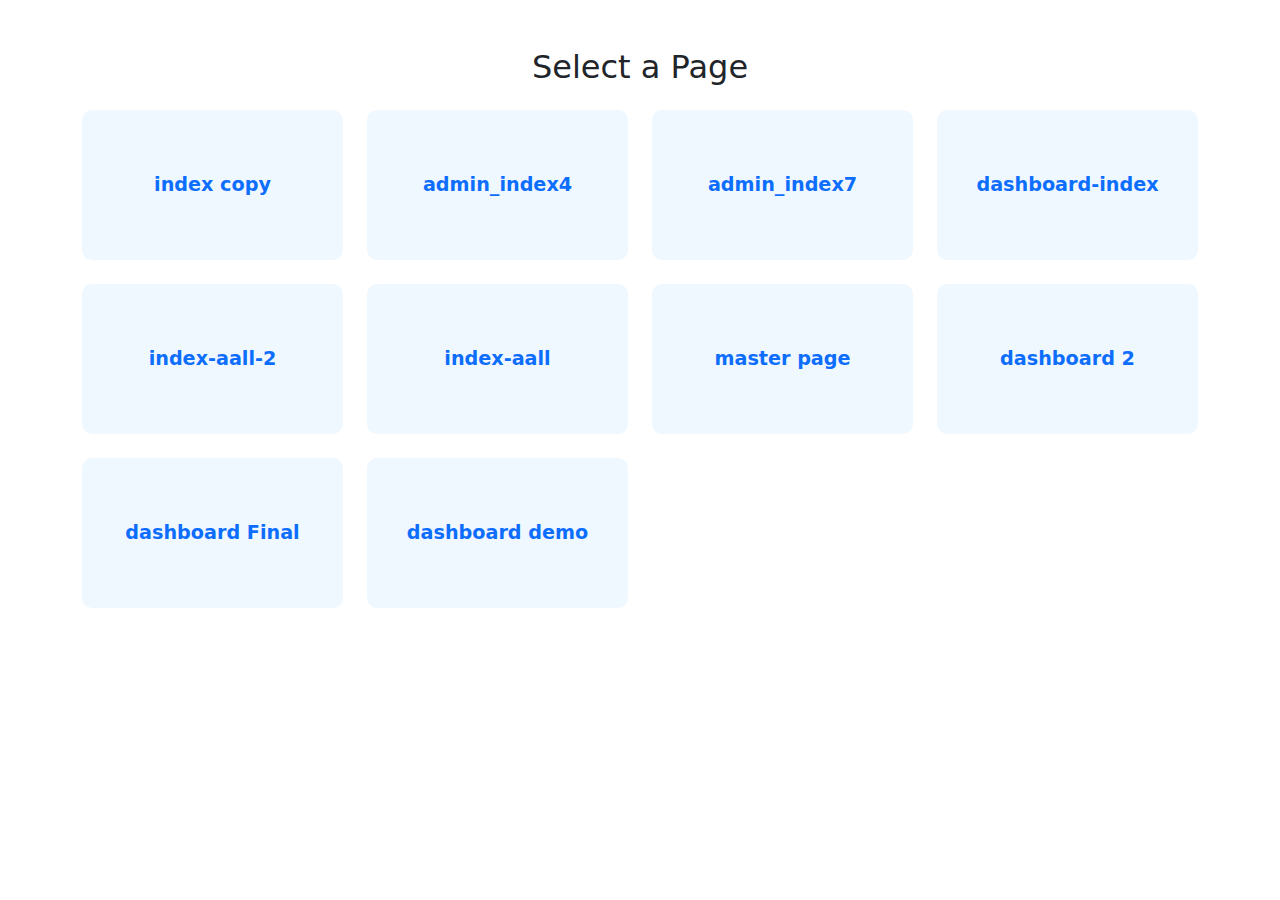
<file: index.html>
<!DOCTYPE html>
<html lang="en">

<head>
    <meta charset="UTF-8">
    <meta name="viewport" content="width=device-width, initial-scale=1.0">
    <title>Index - 8 Boxes</title>

    <!-- Bootstrap 5 -->
    <link href="https://cdn.jsdelivr.net/npm/bootstrap@5.3.2/dist/css/bootstrap.min.css" rel="stylesheet">

    <style>
        .box-card {
            height: 150px;
            display: flex;
            justify-content: center;
            align-items: center;
            font-size: 1.2rem;
            font-weight: 600;
            background: #f0f8ff;
            border-radius: 10px;
            transition: 0.3s;
            cursor: pointer;
        }

        .box-card:hover {
            background: #0d6efd;
            color: #fff;
            transform: translateY(-5px);
        }
    </style>
</head>

<body>

    <div class="container py-5">
        <h2 class="text-center mb-4">Select a Page</h2>

        <div class="row g-4">

            <div class="col-md-3 col-sm-6">
                <a href="index copy.html" class="text-decoration-none">
                    <div class="box-card">index copy</div>
                </a>
            </div>

            <div class="col-md-3 col-sm-6">
                <a href="./new/admin_index_page (4).html" class="text-decoration-none">
                    <div class="box-card">admin_index4</div>
                </a>
            </div>

            <div class="col-md-3 col-sm-6">
                <a href="./new/admin_index_page (7).html" class="text-decoration-none">
                    <div class="box-card">admin_index7</div>
                </a>
            </div>

            <div class="col-md-3 col-sm-6">
                <a href="./new/dashboard-index.html" class="text-decoration-none">
                    <div class="box-card">dashboard-index</div>
                </a>
            </div>

            <div class="col-md-3 col-sm-6">
                <a href="./new/index-aall-2.html" class="text-decoration-none">
                    <div class="box-card">index-aall-2</div>
                </a>
            </div>

            <div class="col-md-3 col-sm-6">
                <a href="./new/index-aall.html" class="text-decoration-none">
                    <div class="box-card">index-aall</div>
                </a>
            </div>

            <div class="col-md-3 col-sm-6">
                <a href="./new/master_page.html" class="text-decoration-none">
                    <div class="box-card">master page</div>
                </a>
            </div>

            <div class="col-md-3 col-sm-6">
                <a href="./new2/dashboard  2 demo.html" class="text-decoration-none">
                    <div class="box-card">dashboard 2</div>
                </a>
            </div>

            <div class="col-md-3 col-sm-6">
                <a href="./new2/dashboard  Final .html" class="text-decoration-none">
                    <div class="box-card">dashboard Final</div>
                </a>
            </div>

            <div class="col-md-3 col-sm-6">
                <a href="./new2/dashboard demo.html" class="text-decoration-none">
                    <div class="box-card">dashboard demo</div>
                </a>
            </div>
        </div>
    </div>

</body>

</html>
</file>
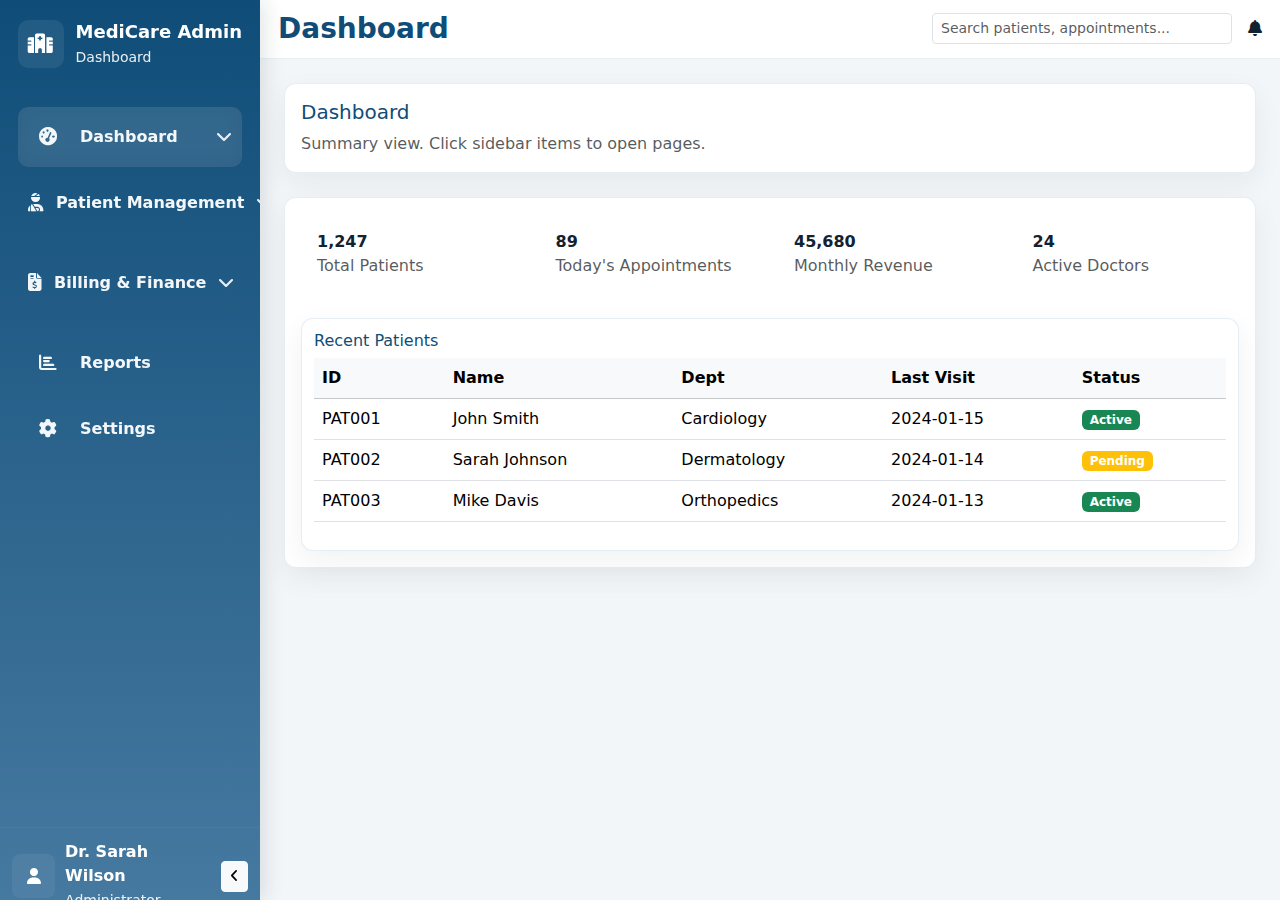
<file: new/dashboard-index.html>
<!doctype html>
<html lang="en">

<head>
    <meta charset="utf-8" />
    <meta name="viewport" content="width=device-width,initial-scale=1" />
    <title>MediCare — Icons-only collapsible sidebar + page scrollbar</title>

    <!-- Bootstrap + Font Awesome -->
    <link href="https://cdn.jsdelivr.net/npm/bootstrap@5.3.2/dist/css/bootstrap.min.css" rel="stylesheet">
    <link href="https://cdnjs.cloudflare.com/ajax/libs/font-awesome/6.5.0/css/all.min.css" rel="stylesheet">

    <link rel="stylesheet" href="dashboard-index.css">
</head>

<body>
    <!-- SIDEBAR -->
    <aside id="appSidebar" class="sidebar" aria-expanded="true">
        <div class="brand">
            <div class="logo"><i class="fas fa-hospital"></i></div>
            <div>
                <div class="title">MediCare Admin</div>
                <small style="opacity:.9">Dashboard</small>
            </div>
        </div>

        <div class="nav-area" id="navArea" tabindex="0">
            <ul class="nav-list" id="mainNav">
                <!-- top-level -->
                <li class="nav-item">
                    <button class="nav-btn active" data-action="nav" data-target="dashboard" aria-expanded="false">
                        <span class="icon"><i class="fas fa-tachometer-alt"></i></span>
                        <span class="text">Dashboard</span>
                        <span class="chev"><i class="fas fa-chevron-down"></i></span>
                    </button>
                </li>

                <li class="nav-item">
                    <button class="nav-btn" data-toggle="submenu" data-target="submenuPatients" aria-expanded="false">
                        <span class="icon"><i class="fas fa-user-injured"></i></span>
                        <span class="text">Patient Management</span>
                        <span class="chev"><i class="fas fa-chevron-down"></i></span>
                    </button>

                    <ul id="submenuPatients" class="submenu" aria-hidden="true">
                        <li><button class="nav-btn" data-action="nav" data-target="ipd"><span class="icon"><i
                                        class="fas fa-procedures"></i></span><span class="text">IPD
                                    Registration</span></button></li>

                        <li>
                            <button class="nav-btn" data-toggle="subsubmenu" data-target="subsubOpd"
                                aria-expanded="false">
                                <span class="icon"><i class="fas fa-user-md"></i></span><span
                                    class="text">OPD</span><span class="chev"><i class="fas fa-chevron-down"></i></span>
                            </button>

                            <ul id="subsubOpd" class="subsubmenu" aria-hidden="true">
                                <li><button class="nav-btn" data-action="nav" data-target="opdVisit"><span
                                            class="icon"><i class="fas fa-notes-medical"></i></span><span
                                            class="text">OPD Visit</span></button></li>
                                <li><button class="nav-btn" data-action="nav" data-target="opdList"><span
                                            class="icon"><i class="fas fa-list"></i></span><span class="text">OPD
                                            List</span></button></li>
                            </ul>
                        </li>

                        <li><button class="nav-btn" data-action="nav" data-target="patientList"><span class="icon"><i
                                        class="fas fa-users"></i></span><span class="text">Patients List</span></button>
                        </li>
                    </ul>
                </li>

                <li class="nav-item">
                    <button class="nav-btn" data-toggle="submenu" data-target="submenuBilling" aria-expanded="false">
                        <span class="icon"><i class="fas fa-file-invoice-dollar"></i></span><span class="text">Billing &
                            Finance</span><span class="chev"><i class="fas fa-chevron-down"></i></span>
                    </button>
                    <ul id="submenuBilling" class="submenu" aria-hidden="true">
                        <li><button class="nav-btn" data-action="nav" data-target="ipdBilling"><span class="icon"><i
                                        class="fas fa-hospital-user"></i></span><span class="text">IPD
                                    Billing</span></button></li>
                        <li><button class="nav-btn" data-action="nav" data-target="opdBilling"><span class="icon"><i
                                        class="fas fa-receipt"></i></span><span class="text">OPD Billing</span></button>
                        </li>
                    </ul>
                </li>

                <li class="nav-item">
                    <button class="nav-btn" data-action="nav" data-target="reports"><span class="icon"><i
                                class="fas fa-chart-bar"></i></span><span class="text">Reports</span></button>
                </li>

                <li class="nav-item">
                    <button class="nav-btn" data-action="nav" data-target="settings"><span class="icon"><i
                                class="fas fa-cog"></i></span><span class="text">Settings</span></button>
                </li>
            </ul>
        </div>

        <div class="footer">
            <div style="display:flex;gap:10px;align-items:center">
                <div
                    style="width:44px;height:44px;border-radius:8px;background:rgba(255,255,255,0.06);display:flex;align-items:center;justify-content:center">
                    <i class="fas fa-user"></i>
                </div>
                <div>
                    <div style="font-weight:700">Dr. Sarah Wilson</div>
                    <small style="opacity:.9">Administrator</small>
                </div>
            </div>
            <div style="display:flex;flex-direction:column;gap:8px;align-items:center">
                <!-- collapse button -->
                <button id="collapseBtn" class="btn btn-sm btn-light" title="Collapse/Expand" aria-pressed="false"><i
                        class="fas fa-angle-left"></i></button>
            </div>
        </div>
    </aside>

    <!-- MAIN CONTENT -->
    <main id="main" class="main">
        <header class="topbar">
            <div class="d-flex align-items-center gap-3">
                <button id="mobileToggle" class="btn btn-light d-md-none" title="Open sidebar"><i
                        class="fas fa-bars"></i></button>
                <h3 class="title-page" id="pageTitle">Dashboard</h3>
            </div>
            <div class="d-flex align-items-center gap-3">
                <input class="form-control form-control-sm" placeholder="Search patients, appointments..."
                    style="width:300px" />
                <div><i class="fas fa-bell"></i></div>
            </div>
        </header>

        <section class="p-4">
            <div class="card-rounded mb-4">
                <h5 style="color:var(--brand-1)">Dashboard</h5>
                <p class="text-muted mb-0">Summary view. Click sidebar items to open pages.</p>
            </div>

            <div id="contentArea">
                <!-- default dashboard content -->
                <div id="page-dashboard" class="card-rounded">
                    <div class="row g-3">
                        <div class="col-md-3">
                            <div class="p-3"><strong>1,247</strong>
                                <div class="text-muted">Total Patients</div>
                            </div>
                        </div>
                        <div class="col-md-3">
                            <div class="p-3"><strong>89</strong>
                                <div class="text-muted">Today's Appointments</div>
                            </div>
                        </div>
                        <div class="col-md-3">
                            <div class="p-3"><strong>45,680</strong>
                                <div class="text-muted">Monthly Revenue</div>
                            </div>
                        </div>
                        <div class="col-md-3">
                            <div class="p-3"><strong>24</strong>
                                <div class="text-muted">Active Doctors</div>
                            </div>
                        </div>
                    </div>

                    <div class="mt-4 table-responsive card-rounded" style="padding:12px">
                        <h6 style="color:var(--brand-1)">Recent Patients</h6>
                        <table class="table table-hover">
                            <thead class="table-light">
                                <tr>
                                    <th>ID</th>
                                    <th>Name</th>
                                    <th>Dept</th>
                                    <th>Last Visit</th>
                                    <th>Status</th>
                                </tr>
                            </thead>
                            <tbody>
                                <tr>
                                    <td>PAT001</td>
                                    <td>John Smith</td>
                                    <td>Cardiology</td>
                                    <td>2024-01-15</td>
                                    <td><span class="badge bg-success">Active</span></td>
                                </tr>
                                <tr>
                                    <td>PAT002</td>
                                    <td>Sarah Johnson</td>
                                    <td>Dermatology</td>
                                    <td>2024-01-14</td>
                                    <td><span class="badge bg-warning">Pending</span></td>
                                </tr>
                                <tr>
                                    <td>PAT003</td>
                                    <td>Mike Davis</td>
                                    <td>Orthopedics</td>
                                    <td>2024-01-13</td>
                                    <td><span class="badge bg-success">Active</span></td>
                                </tr>
                            </tbody>
                        </table>
                    </div>
                </div>

                <!-- placeholder pages inserted dynamically -->
            </div>
        </section>
    </main>

    <!-- Bootstrap -->
    <script src="https://cdn.jsdelivr.net/npm/bootstrap@5.3.2/dist/js/bootstrap.bundle.min.js"></script>

    <script>
        // Elements
        const sidebar = document.getElementById('appSidebar');
        const main = document.getElementById('main');
        const collapseBtn = document.getElementById('collapseBtn');
        const mobileToggle = document.getElementById('mobileToggle');
        const navArea = document.getElementById('navArea');

        // Helper: set aria / icons on collapse btn
        function setCollapseState(collapsed) {
            sidebar.classList.toggle('collapsed', collapsed);
            main.classList.toggle('compact', collapsed);
            collapseBtn.setAttribute('aria-pressed', String(collapsed));
            collapseBtn.innerHTML = collapsed ? '<i class="fas fa-angle-right"></i>' : '<i class="fas fa-angle-left"></i>';
        }

        // Initial: not collapsed
        let isCollapsed = false;
        setCollapseState(isCollapsed);

        // Toggle collapse
        collapseBtn.addEventListener('click', () => {
            isCollapsed = !isCollapsed;
            setCollapseState(isCollapsed);
            // when collapsing, close all submenus to avoid overflow
            if (isCollapsed) {
                document.querySelectorAll('.submenu, .subsubmenu').forEach(s => { s.classList.remove('show'); s.setAttribute('aria-hidden', 'true'); });
                document.querySelectorAll('.nav-btn .chev').forEach(c => c.style.transform = '');
            }
        });

        // Mobile: show/hide sidebar
        mobileToggle?.addEventListener('click', () => {
            sidebar.classList.toggle('show');
        });

        // Nav click handlers (delegate)
        document.getElementById('mainNav').addEventListener('click', (e) => {
            const btn = e.target.closest('.nav-btn');
            if (!btn) return;
            const action = btn.dataset.action;
            const toggle = btn.dataset.toggle;
            const target = btn.dataset.target;

            // If sidebar collapsed and this button has submenu => auto expand first
            if (isCollapsed && (toggle === 'submenu' || toggle === 'subsubmenu')) {
                // expand then toggle submenu after animation
                isCollapsed = false;
                setCollapseState(false);
                setTimeout(() => handleToggle(btn), 240);
                return;
            }

            if (toggle) {
                handleToggle(btn);
                return;
            }
            if (action === 'nav') {
                // navigate to section - for demo, swap a simple content
                document.querySelectorAll('.nav-btn').forEach(n => n.classList.remove('active'));
                btn.classList.add('active');
                openSection(target);
                // On small screens hide sidebar after selection
                if (window.innerWidth <= 900) sidebar.classList.remove('show');
            }
        });

        // Toggle submenu or subsubmenu
        function handleToggle(btn) {
            const target = btn.dataset.target;
            if (!target) return;
            const el = document.getElementById(target);
            if (!el) return;
            const willOpen = !el.classList.contains('show');
            // close sibling menus at same level
            const parent = el.parentElement;
            parent.querySelectorAll(':scope > .submenu, :scope > .subsubmenu').forEach(s => { if (s !== el) { s.classList.remove('show'); s.setAttribute('aria-hidden', 'true'); } });
            el.classList.toggle('show', willOpen);
            el.setAttribute('aria-hidden', String(!willOpen));
            // rotate chevron
            const chev = btn.querySelector('.chev');
            if (chev) chev.style.transform = willOpen ? 'rotate(180deg)' : '';
            btn.setAttribute('aria-expanded', String(willOpen));
        }

        // Basic in-place section loader (demo)
        function openSection(key) {
            const content = document.getElementById('contentArea');
            const pageTitle = document.getElementById('pageTitle');

            // quick mapping
            const names = {
                dashboard: 'Dashboard',
                ipd: 'IPD Registration',
                opdVisit: 'OPD Visit',
                opdList: 'OPD List',
                patientList: 'Patients List',
                ipdBilling: 'IPD Billing',
                opdBilling: 'OPD Billing',
                reports: 'Reports',
                settings: 'Settings'
            };
            pageTitle.textContent = names[key] || 'Dashboard';

            // Simple content injection for demo — you can replace with AJAX/templates
            if (key === 'dashboard' || !key) {
                // restore default dashboard - simple approach: reload the page fragment content
                content.innerHTML = document.getElementById('page-dashboard').outerHTML;
            } else if (key === 'patientList' || key === 'ipd' || key === 'opdList') {
                content.innerHTML = `<div class="card-rounded">
          <h5 style="color:var(--brand-1)">${names[key] || key}</h5>
          <p class="text-muted">This is the ${names[key]} page (demo content).</p>
        </div>`;
            } else {
                content.innerHTML = `<div class="card-rounded">
          <h5 style="color:var(--brand-1)">${names[key] || key}</h5>
          <p class="text-muted">Module content for ${names[key] || key} (demo).</p>
        </div>`;
            }
        }

        // Accessibility: keyboard nav for sidebar area (Enter/Space triggers)
        navArea.addEventListener('keydown', (e) => {
            if (e.key === 'Enter' || e.key === ' ') {
                const btn = document.activeElement.closest('.nav-btn');
                if (btn) { btn.click(); e.preventDefault(); }
            }
        });

        // Optional: hover-to-peek behavior (uncomment if wanted)
        // When collapsed, hovering sidebar will temporarily expand it (peek) and contract on mouseleave.
        // Uncomment the block below to enable peek behaviour.

        /*
        sidebar.addEventListener('mouseenter', () => {
          if (isCollapsed) {
            sidebar.classList.add('peek');
            sidebar.style.width = 'var(--sidebar-w)';
          }
        });
        sidebar.addEventListener('mouseleave', () => {
          if (isCollapsed) {
            sidebar.classList.remove('peek');
            sidebar.style.width = 'var(--sidebar-collapsed-w)';
          }
        });
        */

        // Close all submenus on page load (clean state)
        document.querySelectorAll('.submenu, .subsubmenu').forEach(s => { s.classList.remove('show'); s.setAttribute('aria-hidden', 'true'); });

        // Make sure initial aria states consistent
        document.querySelectorAll('[data-toggle]').forEach(b => b.setAttribute('aria-expanded', 'false'));

        // Restore dashboard content on load
        window.addEventListener('DOMContentLoaded', () => {
            openSection('dashboard');
            // if small screen, collapse sidebar by hiding it (mobile)
            if (window.innerWidth <= 900) { sidebar.classList.remove('collapsed'); sidebar.classList.remove('show'); main.classList.remove('compact'); }
        });
    </script>
</body>

</html>
</file>
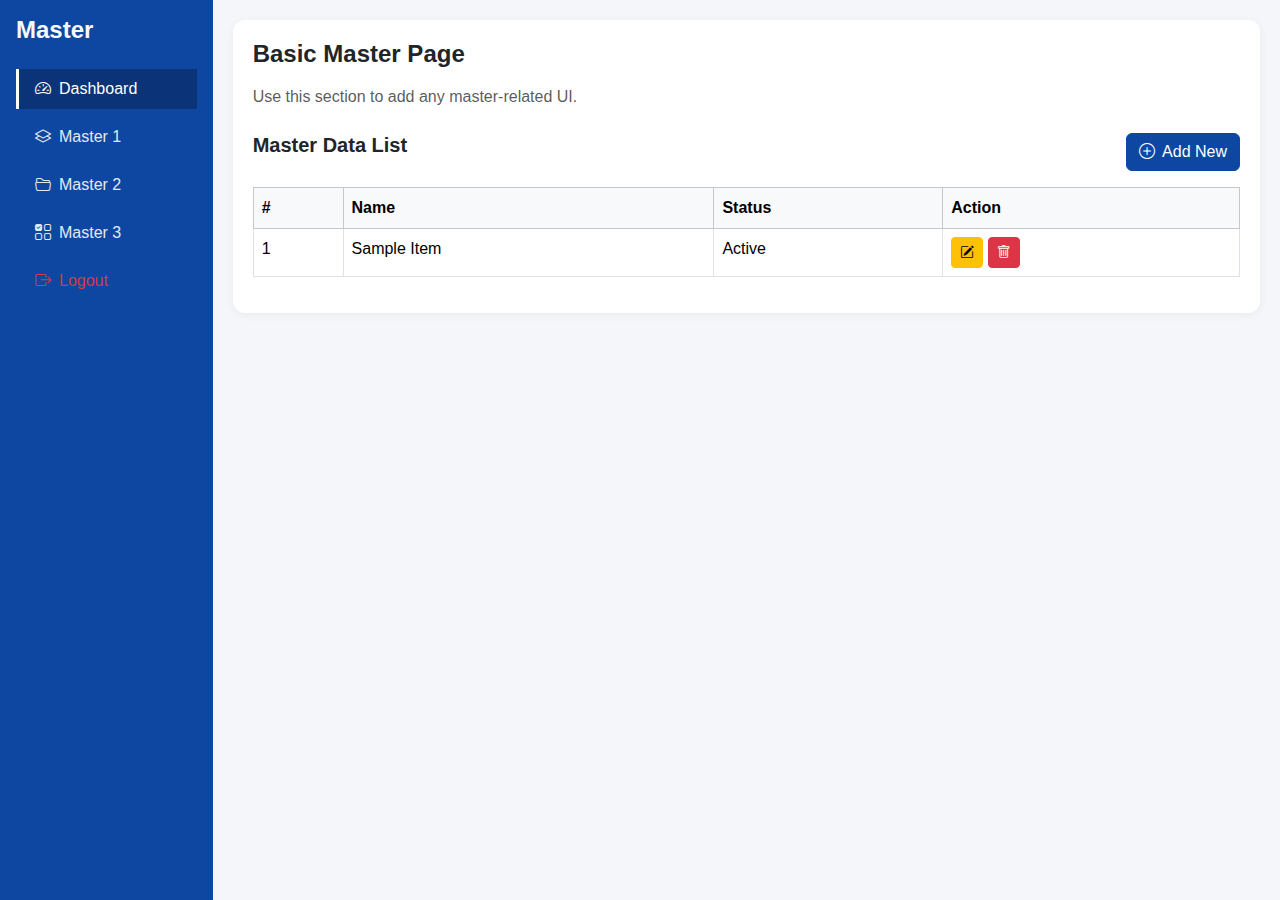
<file: new/master_page.html>
<!DOCTYPE html>
<html lang="en">
<head>
    <meta charset="UTF-8" />
    <meta name="viewport" content="width=device-width, initial-scale=1.0" />
    <title>Master Page</title>

    <!-- Bootstrap -->
    <link href="https://cdn.jsdelivr.net/npm/bootstrap@5.3.3/dist/css/bootstrap.min.css" rel="stylesheet">
    <link href="https://cdn.jsdelivr.net/npm/bootstrap-icons@1.11.3/font/bootstrap-icons.css" rel="stylesheet">

    <style>
        :root {
            --primary-color: #0d47a1;
            --primary-hover: #0a3378;
            --text-light: #ffffff;
        }
        body {
            background: #f5f6fa;
            font-family: "Inter", sans-serif;
        }
        /* Sidebar */
        #sidebar {
            width: 250px;
            background: var(--primary-color);
            min-height: 100vh;
            transition: all 0.3s ease;
        }
        #sidebar .nav-link {
            color: #e3e9f1;
            border-left: 3px solid transparent;
            transition: all 0.25s ease;
        }
        #sidebar .nav-link:hover,
        #sidebar .nav-link.active {
            background: var(--primary-hover);
            border-left: 3px solid #fff;
            color: #fff;
        }

        /* Main Content */
        .content-area {
            padding: 20px;
            width: 100%;
        }

        /* Card */
        .master-card {
            background: #fff;
            border-radius: 12px;
            padding: 20px;
            box-shadow: 0 2px 10px rgba(0,0,0,0.05);
        }

        /* CRUD Table */
        .crud-table table {
            background: #fff;
        }

        .btn-primary {
            background: var(--primary-color);
            border-color: var(--primary-color);
        }
        .btn-primary:hover {
            background: var(--primary-hover);
            border-color: var(--primary-hover);
        }
    </style>
</head>
<body>
<div class="d-flex">

    <!-- Sidebar -->
    <aside id="sidebar" class="p-3">
        <h4 class="text-light fw-bold mb-4">Master</h4>
        <ul class="nav flex-column gap-2">
            <li><a class="nav-link active" href="#"><i class="bi bi-speedometer2 me-2"></i>Dashboard</a></li>
            <li><a class="nav-link" href="#"><i class="bi bi-layers me-2"></i>Master 1</a></li>
            <li><a class="nav-link" href="#"><i class="bi bi-folder2-open me-2"></i>Master 2</a></li>
            <li><a class="nav-link" href="#"><i class="bi bi-ui-checks-grid me-2"></i>Master 3</a></li>
            <li><a class="nav-link text-danger" href="#"><i class="bi bi-box-arrow-right me-2"></i>Logout</a></li>
        </ul>
    </aside>

    <!-- Main Content -->
    <main class="content-area">

        <section id="master-section" class="master-card">
            <h4 class="fw-bold mb-3">Basic Master Page</h4>
            <p class="text-muted mb-4">Use this section to add any master-related UI.</p>

            <!-- CRUD UI -->
            <div class="crud-table mb-3">
                <div class="d-flex justify-content-between mb-3">
                    <h5 class="fw-semibold">Master Data List</h5>
                    <button class="btn btn-primary" data-bs-toggle="modal" data-bs-target="#addModal">
                        <i class="bi bi-plus-circle me-1"></i> Add New
                    </button>
                </div>

                <table class="table table-bordered">
                    <thead class="table-light">
                        <tr>
                            <th>#</th>
                            <th>Name</th>
                            <th>Status</th>
                            <th>Action</th>
                        </tr>
                    </thead>
                    <tbody>
                        <tr>
                            <td>1</td>
                            <td>Sample Item</td>
                            <td>Active</td>
                            <td>
                                <button class="btn btn-sm btn-warning"><i class="bi bi-pencil-square"></i></button>
                                <button class="btn btn-sm btn-danger"><i class="bi bi-trash"></i></button>
                            </td>
                        </tr>
                    </tbody>
                </table>
            </div>
        </section>

    </main>
</div>

<!-- Add Modal -->
<div class="modal fade" id="addModal">
    <div class="modal-dialog">
        <div class="modal-content">
            <div class="modal-header">
                <h5 class="modal-title">Add New Item</h5>
                <button type="button" class="btn-close" data-bs-dismiss="modal"></button>
            </div>
            <div class="modal-body">
                <label class="form-label">Name</label>
                <input type="text" class="form-control mb-3" placeholder="Enter name" />

                <label class="form-label">Status</label>
                <select class="form-control mb-3">
                    <option>Active</option>
                    <option>Inactive</option>
                </select>
            </div>
            <div class="modal-footer">
                <button class="btn btn-secondary" data-bs-dismiss="modal">Cancel</button>
                <button class="btn btn-primary">Save</button>
            </div>
        </div>
    </div>
</div>

<script src="https://cdn.jsdelivr.net/npm/bootstrap@5.3.3/dist/js/bootstrap.bundle.min.js"></script>
</body>
</html>
</file>
<file: new/dashboard-index.css>
:root {
    --sidebar-w: 260px;
    --sidebar-collapsed-w: 72px;
    --brand-1: #0F4D78;
    --muted: #687b86;
}

/* --- Global page scrollbar (smooth mini scrollbar) --- */
/* WebKit (Chrome, Edge, Safari) */
::-webkit-scrollbar {
    width: 10px;
    height: 10px;
}

::-webkit-scrollbar-track {
    background: transparent;
}

::-webkit-scrollbar-thumb {
    background: linear-gradient(180deg, rgba(11, 40, 60, 0.18), rgba(11, 40, 60, 0.06));
    border-radius: 10px;
    border: 2px solid rgba(255, 255, 255, 0.3);
    min-height: 30px;
}

::-webkit-scrollbar-thumb:hover {
    background: linear-gradient(180deg, rgba(11, 40, 60, 0.30), rgba(11, 40, 60, 0.10));
}

/* Firefox */
* {
    scrollbar-width: thin;
    scrollbar-color: rgba(11, 40, 60, 0.18) transparent;
}

html,
body {
    height: 100%;
    margin: 0;
    font-family: Inter, "Segoe UI", system-ui, -apple-system, sans-serif;
    background: #f3f6f8;
    color: #123;
}

/* --- Sidebar layout --- */
.sidebar {
    position: fixed;
    top: 0;
    bottom: 0;
    left: 0;
    width: var(--sidebar-w);
    background: linear-gradient(180deg, #0F4D78 0%, #4679A0 100%);
    color: #fff;
    overflow: hidden;
    transition: width .26s ease, box-shadow .26s ease;
    box-shadow: 4px 0 20px rgba(5, 30, 45, 0.12);
    z-index: 1000;
}

.sidebar.collapsed {
    width: var(--sidebar-collapsed-w);
}

.sidebar .brand {
    display: flex;
    align-items: center;
    gap: 12px;
    padding: 18px;
}

.sidebar .logo {
    width: 48px;
    height: 48px;
    border-radius: 10px;
    display: flex;
    align-items: center;
    justify-content: center;
    background: rgba(255, 255, 255, 0.08);
    font-size: 20px;
}

.sidebar .title {
    font-weight: 700;
    font-size: 18px;
    margin: 0;
    white-space: nowrap;
    transition: opacity .18s, transform .18s;
}

.sidebar.collapsed .title {
    opacity: 0;
    transform: translateX(-8px);
    pointer-events: none;
}

/* nav */
.nav-area {
    padding: 8px 6px 18px 6px;
    height: calc(100% - 160px);
    overflow: auto;
    -webkit-overflow-scrolling: touch;
}

.nav-list {
    list-style: none;
    margin: 0;
    padding: 6px;
}

.nav-item {
    margin: 6px 6px;
}

.nav-btn {
    display: flex;
    align-items: center;
    gap: 12px;
    width: 100%;
    padding: 10px;
    border-radius: 10px;
    color: rgba(255, 255, 255, 0.95);
    background: transparent;
    border: none;
    cursor: pointer;
    text-align: left;
    transition: background .14s ease, transform .12s ease;
    text-decoration: none !important;
}

.nav-btn:hover {
    background: rgba(255, 255, 255, 0.06);
}

.nav-btn .icon {
    width: 40px;
    height: 40px;
    display: flex;
    align-items: center;
    justify-content: center;
    border-radius: 8px;
    font-size: 18px;
}

.nav-btn .text {
    white-space: nowrap;
    font-weight: 600;
    transition: opacity .14s, transform .14s;
}

.nav-btn .chev {
    margin-left: auto;
    color: rgba(255, 255, 255, 0.9);
    transition: transform .22s ease;
}

.nav-btn.active {
    background: rgba(255, 255, 255, 0.12);
    box-shadow: inset 0 -6px 18px rgba(0, 0, 0, 0.06);
}

/* hide text/chevrons when collapsed (icons-only) */
.sidebar.collapsed .nav-btn {
    justify-content: center;
    padding: 10px 6px;
}

.sidebar.collapsed .nav-btn .text {
    opacity: 0;
    transform: translateX(-8px);
    width: 0;
    pointer-events: none;
}

.sidebar.collapsed .nav-btn .chev {
    display: none;
}

/* --- submenu level 1 & 2 --- */
.submenu,
.subsubmenu {
    list-style: none;
    padding: 4px 6px;
    margin: 6px 0 6px 0;
    max-height: 0;
    overflow: hidden;
    transition: max-height .26s ease, opacity .18s;
    opacity: 0;
}

.submenu.show,
.subsubmenu.show {
    max-height: 900px;
    opacity: 1;
}

.submenu .nav-btn,
.subsubmenu .nav-btn {
    padding-left: calc(40px + 18px);
    background: rgba(255, 255, 255, 0.03);
    font-weight: 600;
    border-radius: 8px;
}

.subsubmenu .nav-btn {
    padding-left: calc(40px + 36px);
    background: rgba(255, 255, 255, 0.02);
    font-weight: 500;
}

/* footer */
.sidebar .footer {
    margin-top: auto;
    padding: 12px;
    border-top: 1px solid rgba(255, 255, 255, 0.04);
    display: flex;
    align-items: center;
    gap: 10px;
    justify-content: space-between;
}

/* --- main content --- */
.main {
    margin-left: var(--sidebar-w);
    transition: margin-left .26s ease;
    min-height: 100vh;
}

.main.compact {
    margin-left: var(--sidebar-collapsed-w);
}

.topbar {
    display: flex;
    align-items: center;
    justify-content: space-between;
    padding: 12px 18px;
    background: #fff;
    border-bottom: 1px solid #e9f0f4;
    position: sticky;
    top: 0;
    z-index: 900;
}

.title-page {
    color: var(--brand-1);
    font-weight: 700;
    margin: 0;
}

/* cards/table minimal styles */
.card-rounded {
    border-radius: 12px;
    background: #fff;
    padding: 16px;
    box-shadow: 0 10px 28px rgba(20, 30, 40, 0.06);
    border: 1px solid rgba(220, 230, 240, 0.7);
}

/* responsive: for small screens, sidebar hidden and can be toggled with show class */
@media (max-width:900px) {
    .sidebar {
        transform: translateX(-112%);
        transition: transform .28s ease;
    }

    .sidebar.show {
        transform: translateX(0);
    }

    .main,
    .main.compact {
        margin-left: 0;
    }
}
</file>
